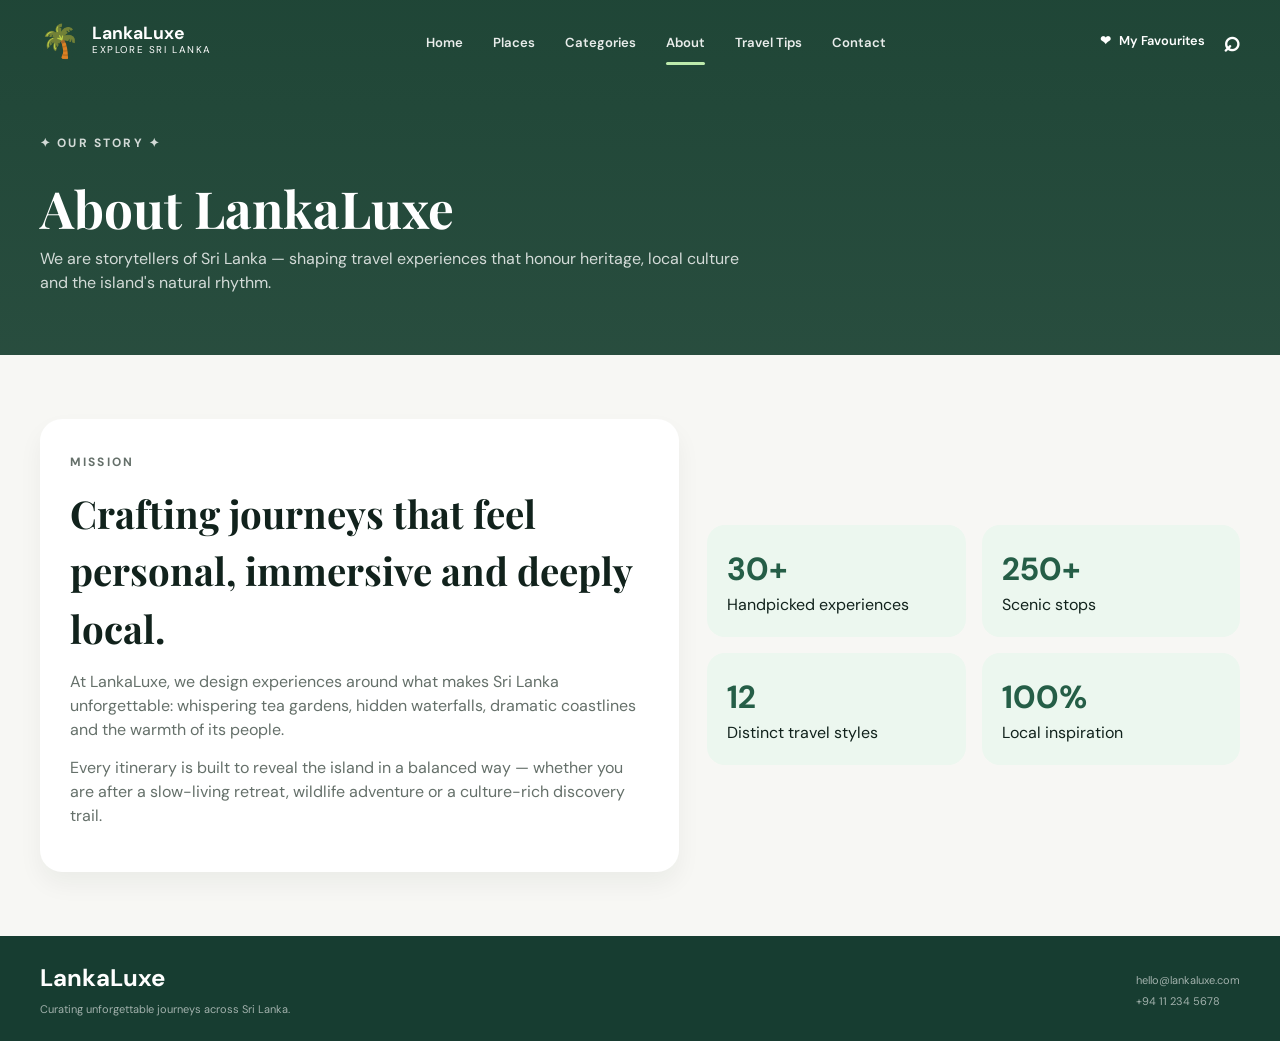
<file: about.html>
<!DOCTYPE html>
<html lang="en">
<head>
    <meta charset="UTF-8">
    <meta name="viewport" content="width=device-width, initial-scale=1.0">
    <title>LankaLuxe | About</title>
    <link rel="preconnect" href="https://fonts.googleapis.com">
    <link rel="preconnect" href="https://fonts.gstatic.com" crossorigin>
    <link href="https://fonts.googleapis.com/css2?family=DM+Sans:wght@400;500;600;700&family=Playfair+Display:wght@600;700&display=swap" rel="stylesheet">
    <link rel="stylesheet" href="css/style.css">
</head>
<body>
    <header class="site-header">
        <div class="container nav-wrap">
            <a href="index.html" class="brand" aria-label="LankaLuxe home">
                <span class="brand-mark">🌴</span>
                <div class="brand-copy">
                    <strong>LankaLuxe</strong>
                    <small>EXPLORE SRI LANKA</small>
                </div>
            </a>

            <nav class="main-nav" aria-label="Main navigation">
                <a href="index.html">Home</a>
                <a href="places.html">Places</a>
                <a href="categories.html">Categories</a>
                <a href="about.html" class="active">About</a>
                <a href="travel_tips.html">Travel Tips</a>
                <a href="contact.html">Contact</a>
            </nav>

            <div class="nav-actions">
                <button class="nav-fav" type="button">❤ <span>My Favourites</span></button>
                <button class="nav-search" type="button" aria-label="Search">⌕</button>
            </div>
        </div>
    </header>

    <section class="page-hero">
        <div class="container">
            <p class="eyebrow">✦ Our story ✦</p>
            <h1>About LankaLuxe</h1>
            <p>We are storytellers of Sri Lanka — shaping travel experiences that honour heritage, local culture and the island's natural rhythm.</p>
        </div>
    </section>

    <main class="page-shell">
        <section class="page-section">
            <div class="container story-grid">
                <div class="story-panel">
                    <p class="eyebrow">Mission</p>
                    <h3>Crafting journeys that feel personal, immersive and deeply local.</h3>
                    <p>At LankaLuxe, we design experiences around what makes Sri Lanka unforgettable: whispering tea gardens, hidden waterfalls, dramatic coastlines and the warmth of its people.</p>
                    <p>Every itinerary is built to reveal the island in a balanced way — whether you are after a slow-living retreat, wildlife adventure or a culture-rich discovery trail.</p>
                </div>

                <div class="metric-grid">
                    <div class="metric">
                        <strong>30+</strong>
                        <span>Handpicked experiences</span>
                    </div>
                    <div class="metric">
                        <strong>250+</strong>
                        <span>Scenic stops</span>
                    </div>
                    <div class="metric">
                        <strong>12</strong>
                        <span>Distinct travel styles</span>
                    </div>
                    <div class="metric">
                        <strong>100%</strong>
                        <span>Local inspiration</span>
                    </div>
                </div>
            </div>
        </section>
    </main>

    <footer class="site-footer">
        <div class="container footer-wrap">
            <div>
                <strong>LankaLuxe</strong>
                <p>Curating unforgettable journeys across Sri Lanka.</p>
            </div>
            <div>
                <p>hello@lankaluxe.com</p>
                <p>+94 11 234 5678</p>
            </div>
        </div>
    </footer>
</body>
</html>
</file>
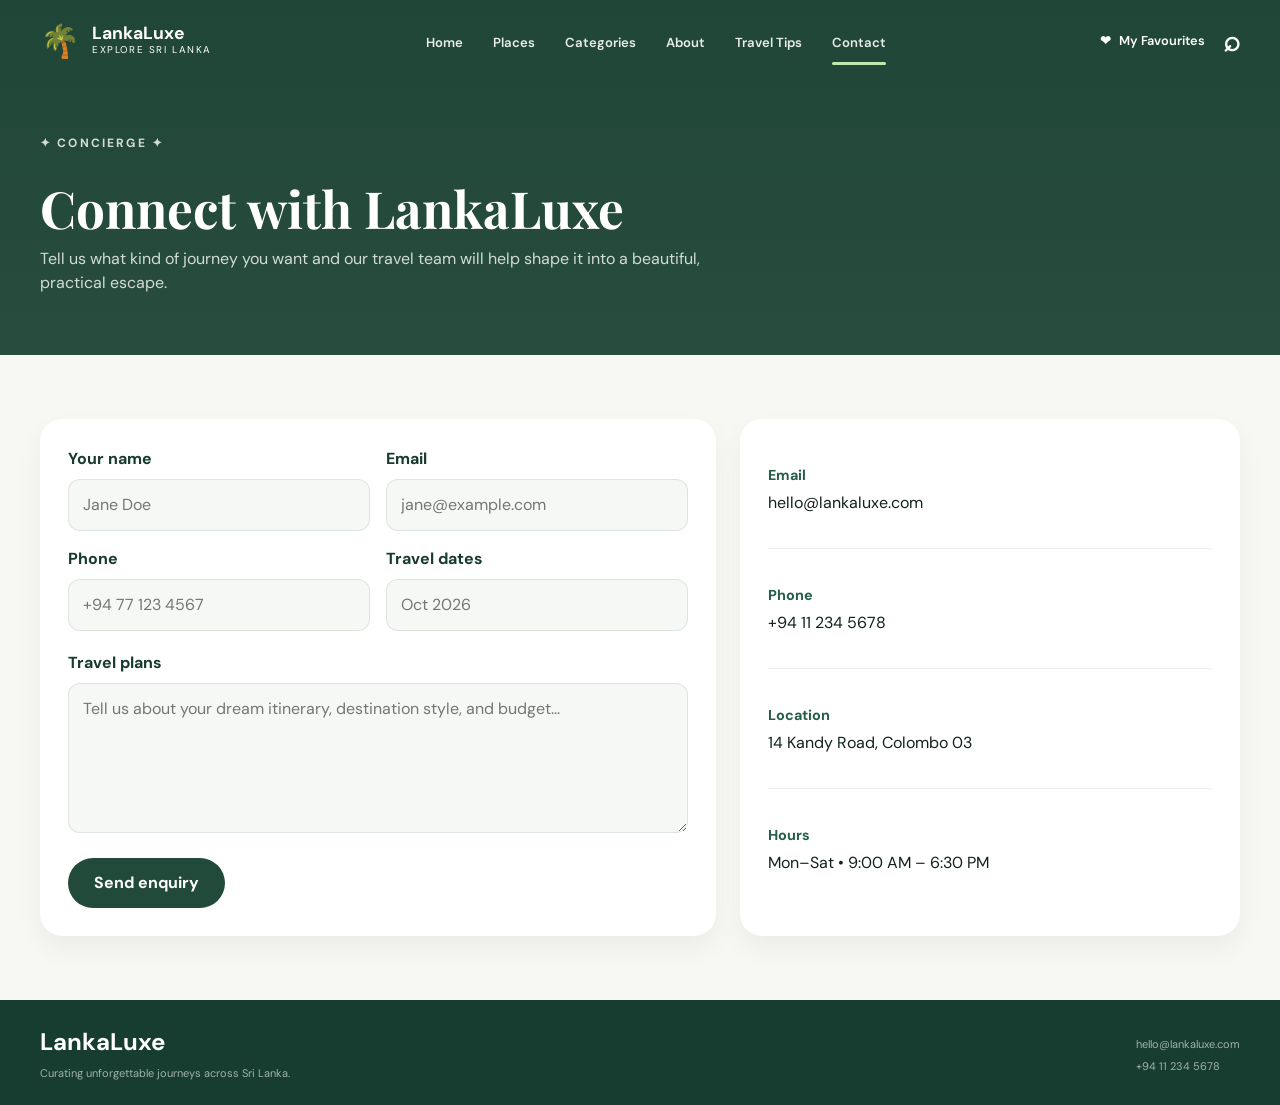
<file: contact.html>
<!DOCTYPE html>
<html lang="en">
<head>
    <meta charset="UTF-8">
    <meta name="viewport" content="width=device-width, initial-scale=1.0">
    <title>LankaLuxe | Contact</title>
    <link rel="preconnect" href="https://fonts.googleapis.com">
    <link rel="preconnect" href="https://fonts.gstatic.com" crossorigin>
    <link href="https://fonts.googleapis.com/css2?family=DM+Sans:wght@400;500;600;700&family=Playfair+Display:wght@600;700&display=swap" rel="stylesheet">
    <link rel="stylesheet" href="css/style.css">
</head>
<body>
    <header class="site-header">
        <div class="container nav-wrap">
            <a href="index.html" class="brand" aria-label="LankaLuxe home">
                <span class="brand-mark">🌴</span>
                <div class="brand-copy">
                    <strong>LankaLuxe</strong>
                    <small>EXPLORE SRI LANKA</small>
                </div>
            </a>

            <nav class="main-nav" aria-label="Main navigation">
                <a href="index.html">Home</a>
                <a href="places.html">Places</a>
                <a href="categories.html">Categories</a>
                <a href="about.html">About</a>
                <a href="travel_tips.html">Travel Tips</a>
                <a href="contact.html" class="active">Contact</a>
            </nav>

            <div class="nav-actions">
                <button class="nav-fav" type="button">❤ <span>My Favourites</span></button>
                <button class="nav-search" type="button" aria-label="Search">⌕</button>
            </div>
        </div>
    </header>

    <section class="page-hero">
        <div class="container">
            <p class="eyebrow">✦ Concierge ✦</p>
            <h1>Connect with LankaLuxe</h1>
            <p>Tell us what kind of journey you want and our travel team will help shape it into a beautiful, practical escape.</p>
        </div>
    </section>

    <main class="page-shell">
        <section class="page-section">
            <div class="container contact-layout">
                <form class="contact-form">
                    <div class="form-grid">
                        <div>
                            <label for="name">Your name</label>
                            <input id="name" type="text" placeholder="Jane Doe">
                        </div>
                        <div>
                            <label for="email">Email</label>
                            <input id="email" type="email" placeholder="jane@example.com">
                        </div>
                        <div>
                            <label for="phone">Phone</label>
                            <input id="phone" type="tel" placeholder="+94 77 123 4567">
                        </div>
                        <div>
                            <label for="travel">Travel dates</label>
                            <input id="travel" type="text" placeholder="Oct 2026">
                        </div>
                    </div>
                    <div style="margin-top: 20px;">
                        <label for="message">Travel plans</label>
                        <textarea id="message" placeholder="Tell us about your dream itinerary, destination style, and budget..."></textarea>
                    </div>
                    <button class="submit-btn" type="submit">Send enquiry</button>
                </form>

                <aside class="contact-card">
                    <div class="contact-item">
                        <strong>Email</strong>
                        <p>hello@lankaluxe.com</p>
                    </div>
                    <div class="contact-item">
                        <strong>Phone</strong>
                        <p>+94 11 234 5678</p>
                    </div>
                    <div class="contact-item">
                        <strong>Location</strong>
                        <p>14 Kandy Road, Colombo 03</p>
                    </div>
                    <div class="contact-item">
                        <strong>Hours</strong>
                        <p>Mon–Sat • 9:00 AM – 6:30 PM</p>
                    </div>
                </aside>
            </div>
        </section>
    </main>

    <footer class="site-footer">
        <div class="container footer-wrap">
            <div>
                <strong>LankaLuxe</strong>
                <p>Curating unforgettable journeys across Sri Lanka.</p>
            </div>
            <div>
                <p>hello@lankaluxe.com</p>
                <p>+94 11 234 5678</p>
            </div>
        </div>
    </footer>
</body>
</html>
</file>
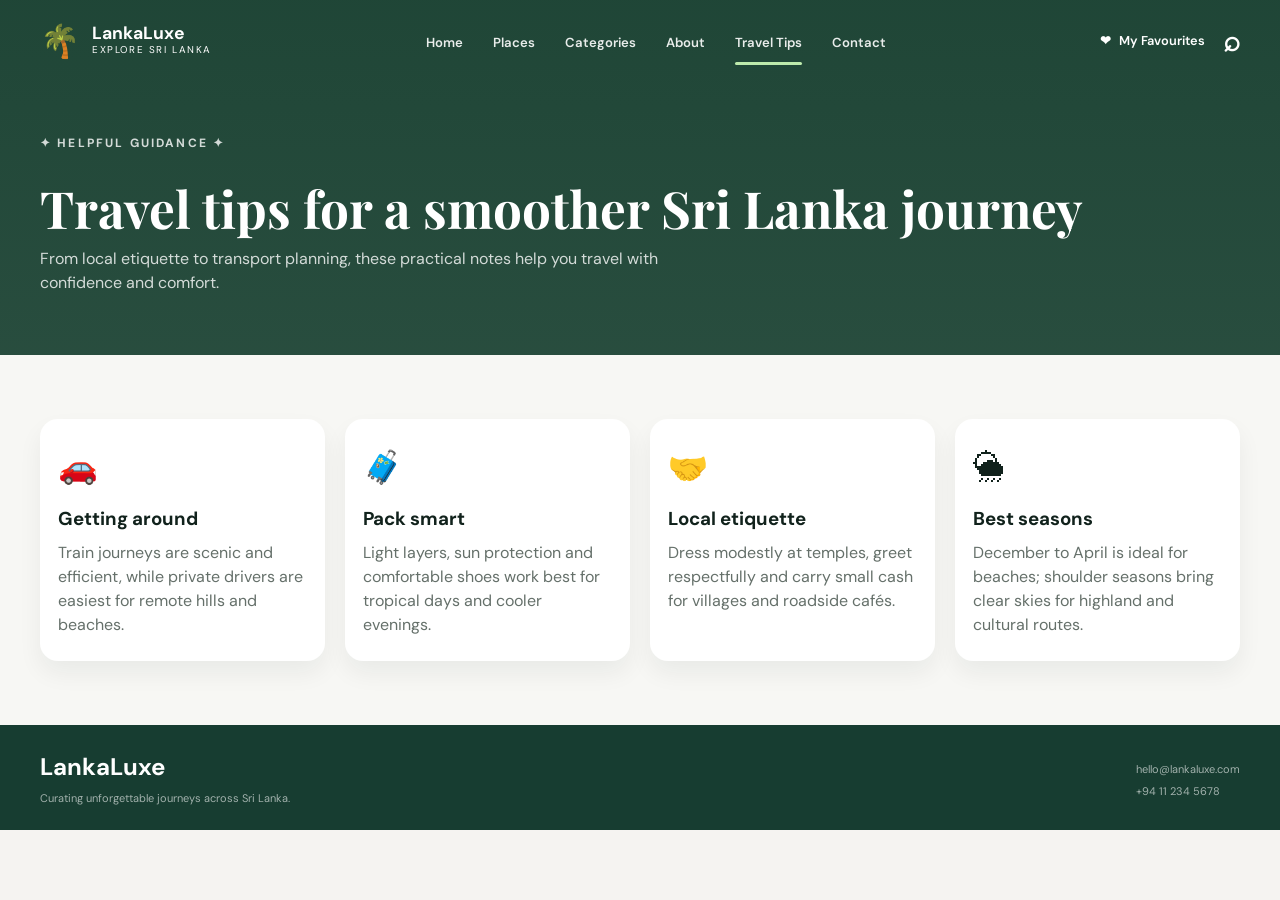
<file: travel_tips.html>
<!DOCTYPE html>
<html lang="en">
<head>
    <meta charset="UTF-8">
    <meta name="viewport" content="width=device-width, initial-scale=1.0">
    <title>LankaLuxe | Travel Tips</title>
    <link rel="preconnect" href="https://fonts.googleapis.com">
    <link rel="preconnect" href="https://fonts.gstatic.com" crossorigin>
    <link href="https://fonts.googleapis.com/css2?family=DM+Sans:wght@400;500;600;700&family=Playfair+Display:wght@600;700&display=swap" rel="stylesheet">
    <link rel="stylesheet" href="css/style.css">
</head>
<body>
    <header class="site-header">
        <div class="container nav-wrap">
            <a href="index.html" class="brand" aria-label="LankaLuxe home">
                <span class="brand-mark">🌴</span>
                <div class="brand-copy">
                    <strong>LankaLuxe</strong>
                    <small>EXPLORE SRI LANKA</small>
                </div>
            </a>

            <nav class="main-nav" aria-label="Main navigation">
                <a href="index.html">Home</a>
                <a href="places.html">Places</a>
                <a href="categories.html">Categories</a>
                <a href="about.html">About</a>
                <a href="travel_tips.html" class="active">Travel Tips</a>
                <a href="contact.html">Contact</a>
            </nav>

            <div class="nav-actions">
                <button class="nav-fav" type="button">❤ <span>My Favourites</span></button>
                <button class="nav-search" type="button" aria-label="Search">⌕</button>
            </div>
        </div>
    </header>

    <section class="page-hero">
        <div class="container">
            <p class="eyebrow">✦ Helpful guidance ✦</p>
            <h1>Travel tips for a smoother Sri Lanka journey</h1>
            <p>From local etiquette to transport planning, these practical notes help you travel with confidence and comfort.</p>
        </div>
    </section>

    <main class="page-shell">
        <section class="page-section">
            <div class="container tip-grid">
                <article class="tip-card">
                    <div class="icon">🚗</div>
                    <h3>Getting around</h3>
                    <p>Train journeys are scenic and efficient, while private drivers are easiest for remote hills and beaches.</p>
                </article>

                <article class="tip-card">
                    <div class="icon">🧳</div>
                    <h3>Pack smart</h3>
                    <p>Light layers, sun protection and comfortable shoes work best for tropical days and cooler evenings.</p>
                </article>

                <article class="tip-card">
                    <div class="icon">🤝</div>
                    <h3>Local etiquette</h3>
                    <p>Dress modestly at temples, greet respectfully and carry small cash for villages and roadside cafés.</p>
                </article>

                <article class="tip-card">
                    <div class="icon">🌦</div>
                    <h3>Best seasons</h3>
                    <p>December to April is ideal for beaches; shoulder seasons bring clear skies for highland and cultural routes.</p>
                </article>
            </div>
        </section>
    </main>

    <footer class="site-footer">
        <div class="container footer-wrap">
            <div>
                <strong>LankaLuxe</strong>
                <p>Curating unforgettable journeys across Sri Lanka.</p>
            </div>
            <div>
                <p>hello@lankaluxe.com</p>
                <p>+94 11 234 5678</p>
            </div>
        </div>
    </footer>
</body>
</html>
</file>
<file: css/style.css>
:root {
    --forest-900: #123b2b;
    --forest-800: #184b3b;
    --forest-700: #255e47;
    --forest-600: #2d7559;
    --forest-500: #4b9b78;
    --sage-100: #ecf7ef;
    --sage-300: #d7efd8;
    --stone-100: #f6f3ee;
    --stone-200: #e9e3dc;
    --stone-500: #65706a;
    --sand: #e7d7bb;
    --white: #ffffff;
    --shadow: 0 20px 45px rgba(18, 59, 43, 0.12);
    --radius-lg: 28px;
    --radius-md: 18px;
    --radius-sm: 12px;
}

* {
    box-sizing: border-box;
    margin: 0;
    padding: 0;
}

html {
    scroll-behavior: smooth;
}

body {
    font-family: "DM Sans", sans-serif;
    background: #f5f3f1;
    color: #11221c;
    line-height: 1.5;
}

img {
    display: block;
    max-width: 100%;
}

button,
input,
select {
    font: inherit;
}

button {
    cursor: pointer;
    border: none;
}

a {
    text-decoration: none;
    color: inherit;
}

.container {
    width: min(1200px, calc(100% - 32px));
    margin: 0 auto;
}

.section-shell {
    padding: 64px 0;
}

.eyebrow {
    display: inline-block;
    margin-bottom: 10px;
    font-size: 12px;
    letter-spacing: 0.18em;
    text-transform: uppercase;
    color: var(--forest-700);
    font-weight: 700;
}

.section-script {
    font-family: "Pacifico", cursive;
    font-size: 30px;
    color: var(--forest-700);
    margin-bottom: 10px;
}

.site-header {
    position: absolute;
    top: 0;
    left: 0;
    width: 100%;
    z-index: 20;
    color: #ffffff;
}

.home-header {
    border-bottom: 1px solid rgba(255, 255, 255, 0.22);
}

.nav-wrap {
    display: flex;
    align-items: center;
    justify-content: space-between;
    min-height: 82px;
    gap: 24px;
}

.brand {
    display: inline-flex;
    align-items: center;
    gap: 12px;
    margin-right: auto;
}

.brand-mark {
    font-size: 32px;
}

.brand-copy strong {
    display: block;
    font-size: 1.1rem;
    line-height: 1.1;
}

.brand-copy small {
    display: block;
    font-size: 0.62rem;
    letter-spacing: 0.16em;
}

.main-nav {
    display: flex;
    align-items: center;
    justify-content: center;
    gap: 30px;
    margin: 0 auto;
}

.main-nav a {
    position: relative;
    padding: 28px 0 24px;
    font-size: 0.82rem;
    font-weight: 600;
    color: rgba(255, 255, 255, 0.9);
}

.main-nav a::after {
    content: "";
    position: absolute;
    left: 0;
    right: 0;
    bottom: 12px;
    height: 3px;
    border-radius: 999px;
    background: transparent;
}

.main-nav a.active::after,
.main-nav a:hover::after {
    background: #bdeaac;
}

.nav-actions {
    display: flex;
    align-items: center;
    gap: 18px;
    margin-left: auto;
}

.nav-fav,
.nav-search {
    background: transparent;
    color: #ffffff;
    font-weight: 600;
}

.nav-fav {
    display: inline-flex;
    align-items: center;
    gap: 8px;
    font-size: 0.8rem;
}

.nav-search {
    font-size: 1.8rem;
    line-height: 1;
}

.hero {
    position: relative;
    min-height: 620px;
    display: flex;
    align-items: stretch;
    background-image: url("https://images.unsplash.com/photo-1501785888041-af3ef285b470?auto=format&fit=crop&w=1800&q=80");
    background-size: cover;
    background-position: center;
    color: #ffffff;
}

.hero-overlay {
    position: absolute;
    inset: 0;
    background: linear-gradient(90deg, rgba(10, 25, 19, 0.8) 0%, rgba(10, 25, 19, 0.28) 40%, rgba(10, 25, 19, 0.06) 100%);
}

.hero-inner {
    position: relative;
    z-index: 2;
    display: flex;
    align-items: flex-end;
    width: min(1200px, calc(100% - 32px));
    padding: 120px 0 64px;
}

.hero-content {
    max-width: 560px;
}

.hero-content .script {
    font-family: "Pacifico", cursive;
    font-size: clamp(1.8rem, 2vw, 2.7rem);
    margin-bottom: 8px;
    color: #f3f7d0;
}

.hero-content h1 {
    font-family: "Playfair Display", serif;
    font-size: clamp(2.5rem, 4vw, 4.1rem);
    line-height: 1.05;
    margin-bottom: 12px;
}

.hero-content h1 span {
    color: #b7ef91;
}

.hero-text {
    max-width: 480px;
    font-size: 1rem;
    line-height: 1.6;
    margin-bottom: 22px;
    color: rgba(255, 255, 255, 0.9);
}

.primary-btn {
    display: inline-flex;
    align-items: center;
    justify-content: center;
    gap: 10px;
    background: #cfeaa4;
    color: #143b2d;
    border-radius: 999px;
    padding: 14px 28px;
    font-weight: 700;
    box-shadow: 0 12px 30px rgba(95, 170, 88, 0.25);
}

.primary-btn span {
    font-size: 1.5rem;
    line-height: 1;
}

.hero-tag {
    position: absolute;
    right: 8%;
    bottom: 40px;
    z-index: 2;
    text-align: center;
    font-family: "Pacifico", cursive;
    color: #f3f7d0;
}

.hero-tag div {
    font-size: 2rem;
    margin-bottom: 6px;
}

.hero-tag p {
    font-size: 1.1rem;
    line-height: 1.2;
}

.hero-tag strong {
    font-weight: 400;
}

.search-box {
    position: absolute;
    left: 50%;
    bottom: 28px;
    transform: translateX(-50%);
    z-index: 3;
    width: min(820px, calc(100% - 60px));
    background: rgba(255, 255, 255, 0.96);
    border-radius: 999px;
    box-shadow: var(--shadow);
    display: flex;
    align-items: center;
    padding: 8px 12px 8px 18px;
    color: #32575d;
}

.search-field {
    display: flex;
    align-items: center;
    gap: 10px;
    flex: 1;
    min-width: 0;
    color: #6c7670;
}

.search-field input {
    flex: 1;
    border: 0;
    background: transparent;
    font-size: 0.92rem;
    color: #14251e;
    outline: 0;
    min-width: 0;
}

.search-box select {
    border: none;
    border-left: 1px solid rgba(20, 38, 31, 0.14);
    background: transparent;
    color: #32575d;
    padding: 0 18px;
    outline: 0;
    font-size: 0.85rem;
}

.search-box button {
    background: #234f3d;
    color: #ffffff;
    border-radius: 999px;
    padding: 12px 26px;
    font-weight: 700;
}

.categories-bar {
    background: #fbfaf8;
    box-shadow: inset 0 -1px 0 rgba(18, 59, 43, 0.08);
}

.categories-row {
    display: flex;
    align-items: center;
    gap: 26px;
    padding: 22px 0;
}

.category-grid {
    display: grid;
    width: 100%;
    grid-template-columns: repeat(6, minmax(0, 1fr));
    gap: 16px;
}

.category-card {
    min-height: 94px;
    border-radius: var(--radius-md);
    display: flex;
    flex-direction: column;
    align-items: center;
    justify-content: center;
    gap: 6px;
    font-weight: 700;
    color: #183f32;
    transition: transform 0.2s ease, box-shadow 0.2s ease;
}

.category-card:hover {
    transform: translateY(-4px);
    box-shadow: 0 12px 22px rgba(18, 59, 43, 0.08);
}

.category-card span {
    font-size: 1.7rem;
}

.green { background: #edf8ec; }
.blue { background: #eef5ff; }
.orange { background: #fff3e8; }
.cyan { background: #ebfaf8; }
.purple { background: #f3f0ff; }
.pink { background: #fff1f6; }

.popular {
    background: #ffffff;
}

.section-heading {
    display: flex;
    justify-content: space-between;
    align-items: end;
    gap: 20px;
    margin-bottom: 24px;
}

.section-heading h2 {
    font-family: "Playfair Display", serif;
    font-size: clamp(2rem, 2vw, 3rem);
    color: #10251d;
}

.section-heading a {
    color: #184b3b;
    font-weight: 700;
}

.place-grid {
    display: grid;
    grid-template-columns: repeat(6, minmax(0, 1fr));
    gap: 18px;
}

.place-card {
    position: relative;
    overflow: hidden;
    min-height: 260px;
    border-radius: var(--radius-md);
    background: #dfe6dd;
    box-shadow: 0 12px 28px rgba(17, 35, 28, 0.08);
}

.place-card img {
    width: 100%;
    height: 100%;
    object-fit: cover;
}

.place-card::after {
    content: "";
    position: absolute;
    inset: 0;
    background: linear-gradient(180deg, rgba(11, 34, 30, 0.02) 20%, rgba(8, 29, 18, 0.78) 100%);
}

.heart {
    position: absolute;
    top: 14px;
    right: 12px;
    z-index: 2;
    width: 36px;
    height: 36px;
    border-radius: 50%;
    background: rgba(255, 255, 255, 0.12);
    color: #ffffff;
    font-size: 1.4rem;
    backdrop-filter: blur(6px);
}

.place-info {
    position: absolute;
    left: 16px;
    right: 14px;
    bottom: 16px;
    z-index: 2;
    color: #ffffff;
}

.place-info h3 {
    font-size: 1.05rem;
    font-weight: 700;
}

.place-info p {
    font-size: 0.72rem;
    opacity: 0.9;
}

.planning {
    background: linear-gradient(180deg, #f3f8ef 0%, #edf5f0 100%);
}

.planning-wrap {
    display: grid;
    grid-template-columns: 1.1fr 2fr;
    gap: 36px;
    align-items: center;
}

.planning-copy h2 {
    max-width: 420px;
    font-family: "Playfair Display", serif;
    font-size: clamp(2rem, 2vw, 3rem);
    margin-bottom: 12px;
}

.planning-copy p:last-child {
    max-width: 420px;
    color: var(--stone-500);
}

.tips-grid {
    display: grid;
    grid-template-columns: repeat(4, minmax(0, 1fr));
    gap: 20px;
}

.tips-grid > div {
    background: rgba(255, 255, 255, 0.7);
    border: 1px solid rgba(23, 74, 60, 0.08);
    border-radius: 18px;
    padding: 22px 16px;
    text-align: center;
}

.tips-grid span {
    display: block;
    font-size: 2rem;
    margin-bottom: 12px;
}

.tips-grid b {
    display: block;
    font-size: 0.9rem;
    margin-bottom: 8px;
}

.tips-grid p {
    font-size: 0.8rem;
    color: var(--stone-500);
}

.about {
    background: #ffffff;
    text-align: center;
}

.narrow {
    max-width: 760px;
    margin: 0 auto;
}

.about h2 {
    font-family: "Playfair Display", serif;
    font-size: clamp(2.1rem, 2.4vw, 3.2rem);
    margin-bottom: 14px;
}

.about p:last-child {
    color: var(--stone-500);
    font-size: 1.02rem;
}

.site-footer {
    background: #173d31;
    color: #ffffff;
    padding: 24px 0;
}

.footer-wrap {
    display: flex;
    justify-content: space-between;
    align-items: center;
    gap: 18px;
}

.site-footer strong {
    display: block;
    font-size: 1.5rem;
    margin-bottom: 5px;
}

.site-footer p {
    color: rgba(255, 255, 255, 0.8);
}

.page-hero {
    background: linear-gradient(180deg, rgba(18, 59, 43, 0.94), rgba(18, 59, 43, 0.9)), url("https://images.unsplash.com/photo-1493246507139-91e8fad9978e?auto=format&fit=crop&w=1800&q=80") center/cover no-repeat;
    color: #ffffff;
    padding: 130px 0 60px;
}

.page-hero h1 {
    font-family: "Playfair Display", serif;
    font-size: clamp(2.3rem, 4vw, 4rem);
    margin-top: 8px;
}

.page-hero p {
    max-width: 700px;
    color: rgba(255, 255, 255, 0.8);
}

.page-shell {
    background: #f7f7f4;
}

.page-section {
    padding: 64px 0;
}

.grid-3 {
    display: grid;
    grid-template-columns: repeat(3, minmax(0, 1fr));
    gap: 22px;
}

.info-card,
.feature-card,
.contact-card,
.tip-card {
    background: #ffffff;
    border-radius: var(--radius-md);
    box-shadow: 0 12px 25px rgba(20, 38, 31, 0.06);
    overflow: hidden;
}

.info-card img,
.feature-card img {
    width: 100%;
    height: 220px;
    object-fit: cover;
}

.card-body {
    padding: 20px;
}

.card-body h3 {
    margin-bottom: 8px;
    font-size: 1.4rem;
}

.card-body p {
    color: var(--stone-500);
}

.filter-panel {
    background: #ffffff;
    border-radius: 18px;
    box-shadow: var(--shadow);
    padding: 20px;
    margin-top: 28px;
}

.filter-row {
    display: grid;
    grid-template-columns: 1.5fr 1fr 1fr;
    gap: 12px;
    margin-bottom: 18px;
}

.filter-row input,
.filter-row select {
    width: 100%;
    border: 1px solid rgba(18, 59, 43, 0.12);
    border-radius: 12px;
    padding: 14px 16px;
    background: #f8faf8;
    font: inherit;
    color: #183f32;
}

.category-filters {
    display: flex;
    flex-wrap: wrap;
    gap: 10px;
}

.filter-button {
    border: 1px solid rgba(18, 59, 43, 0.12);
    border-radius: 999px;
    padding: 9px 15px;
    background: #f3f7f4;
    color: #214a3a;
    font-weight: 600;
}

.filter-button.active {
    background: #214a3a;
    color: #ffffff;
    border-color: transparent;
}

.destination-grid {
    display: grid;
    grid-template-columns: repeat(3, minmax(0, 1fr));
    gap: 22px;
}

.destination-card {
    background: #ffffff;
    border-radius: 18px;
    overflow: hidden;
    box-shadow: 0 12px 26px rgba(17, 34, 28, 0.06);
}

.destination-thumb {
    position: relative;
}

.destination-thumb img {
    width: 100%;
    height: 250px;
    object-fit: cover;
}

.destination-tag {
    position: absolute;
    top: 12px;
    left: 12px;
    background: rgba(17, 52, 41, 0.8);
    color: #ffffff;
    border-radius: 999px;
    padding: 8px 12px;
    font-size: 0.7rem;
    font-weight: 700;
}

.favorite-button {
    position: absolute;
    top: 12px;
    right: 12px;
    width: 36px;
    height: 36px;
    border-radius: 50%;
    background: rgba(255, 255, 255, 0.75);
    font-size: 1.3rem;
}

.destination-body {
    padding: 18px 18px 22px;
}

.destination-body small {
    display: block;
    color: var(--forest-700);
    font-weight: 700;
    margin-bottom: 8px;
}

.destination-body h3 {
    font-size: 1.5rem;
    margin-bottom: 10px;
}

.destination-meta {
    display: flex;
    justify-content: space-between;
    gap: 10px;
    color: #4c645d;
    font-size: 0.9rem;
    margin-bottom: 12px;
}

.destination-body p {
    color: var(--stone-500);
}

.story-grid {
    display: grid;
    grid-template-columns: 1.2fr 1fr;
    gap: 28px;
    align-items: center;
}

.story-panel {
    background: #ffffff;
    border-radius: 22px;
    padding: 30px;
    box-shadow: 0 12px 25px rgba(17, 34, 28, 0.05);
}

.story-panel h3 {
    font-size: clamp(1.8rem, 3vw, 2.5rem);
    font-family: "Playfair Display", serif;
    margin-bottom: 12px;
}

.story-panel p {
    color: var(--stone-500);
    margin-bottom: 14px;
}

.metric-grid {
    display: grid;
    grid-template-columns: repeat(2, minmax(0, 1fr));
    gap: 16px;
}

.metric {
    background: #ecf7ef;
    border-radius: 18px;
    padding: 20px;
}

.metric strong {
    display: block;
    font-size: 2rem;
    color: var(--forest-700);
}

.contact-layout {
    display: grid;
    grid-template-columns: 1.15fr 0.85fr;
    gap: 24px;
}

.contact-form,
.contact-card {
    background: #ffffff;
    border-radius: 22px;
    box-shadow: 0 12px 26px rgba(17, 34, 28, 0.05);
}

.contact-form {
    padding: 28px;
}

.form-grid {
    display: grid;
    grid-template-columns: repeat(2, minmax(0, 1fr));
    gap: 16px;
}

.contact-form label {
    display: block;
    margin-bottom: 8px;
    font-weight: 700;
    color: #163a2f;
}

.contact-form input,
.contact-form textarea {
    width: 100%;
    border: 1px solid rgba(18, 59, 43, 0.1);
    border-radius: 12px;
    padding: 13px 14px;
    background: #f6f8f6;
    resize: vertical;
    font: inherit;
}

.contact-form textarea {
    min-height: 150px;
}

.submit-btn {
    margin-top: 18px;
    background: #214a3a;
    color: #ffffff;
    border-radius: 999px;
    padding: 13px 26px;
    font-weight: 700;
}

.contact-card {
    padding: 28px;
    display: grid;
    gap: 18px;
}

.contact-item {
    padding: 18px 0;
    border-bottom: 1px solid rgba(17, 34, 28, 0.08);
}

.contact-item:last-child {
    border-bottom: 0;
}

.contact-item strong {
    display: block;
    margin-bottom: 5px;
    font-size: 0.9rem;
    color: var(--forest-700);
}

.tip-grid {
    display: grid;
    grid-template-columns: repeat(4, minmax(0, 1fr));
    gap: 20px;
}

.tip-card {
    padding: 24px 18px;
}

.tip-card .icon {
    font-size: 2rem;
    margin-bottom: 14px;
}

.tip-card h3 {
    margin-bottom: 8px;
}

.tip-card p {
    color: var(--stone-500);
}

@media (max-width: 1060px) {
    .main-nav {
        gap: 18px;
    }

    .place-grid {
        grid-template-columns: repeat(3, minmax(0, 1fr));
    }

    .planning-wrap,
    .story-grid,
    .contact-layout {
        grid-template-columns: 1fr;
    }

    .tip-grid,
    .grid-3 {
        grid-template-columns: repeat(2, minmax(0, 1fr));
    }
}

@media (max-width: 760px) {
    .nav-wrap {
        min-height: 70px;
    }

    .main-nav {
        display: none;
    }

    .nav-fav span {
        display: none;
    }

    .hero {
        min-height: 560px;
    }

    .hero-inner {
        padding-top: 100px;
    }

    .hero-content {
        max-width: 100%;
    }

    .hero-tag {
        display: none;
    }

    .search-box {
        width: calc(100% - 22px);
        padding-left: 12px;
        border-radius: 22px;
    }

    .search-box select {
        display: none;
    }

    .categories-row {
        flex-direction: column;
        align-items: flex-start;
    }

    .category-grid {
        grid-template-columns: repeat(2, minmax(0, 1fr));
    }

    .place-grid,
    .destination-grid,
    .tip-grid,
    .grid-3,
    .metric-grid,
    .form-grid {
        grid-template-columns: 1fr;
    }

    .filter-row {
        grid-template-columns: 1fr;
    }

    .section-heading {
        flex-direction: column;
        align-items: flex-start;
    }

    .tips-grid {
        grid-template-columns: repeat(2, minmax(0, 1fr));
    }

    .footer-wrap {
        flex-direction: column;
        align-items: flex-start;
    }
}
/* =========================
   SEARCH
========================= */

.search-box {

    position: absolute;

    z-index: 3;

    bottom: 36px;

    left: 30%;

    width: 40%;

    height: 52px;

    background: white;

    border-radius: 30px;

    display: flex;

    align-items: center;

    padding: 5px 7px;

    color: #63727b;

    box-shadow: 0 7px 20px rgba(0, 0, 0, .2);
}


.search-field {

    display: flex;

    align-items: center;

    gap: 9px;

    flex: 1;

    padding-left: 13px;
}


.search-field input {

    border: none;

    outline: none;

    width: 100%;

    font-size: 12px;
}


.search-box select {

    border: none;

    border-left: 1px solid #ddd;

    outline: none;

    padding: 0 17px;

    color: #64717a;

    background: white;
}


.search-box button {

    background: #34784f;

    color: white;

    border-radius: 24px;

    padding: 11px 25px;

    font-weight: 700;

    font-size: 12px;
}


/* =========================
   CATEGORIES
========================= */

.categories {

    display: flex;

    align-items: center;

    gap: 55px;

    padding: 25px 6%;

    box-shadow: 0 3px 12px rgba(0, 0, 0, .04);
}


.section-script {

    font-family: Pacifico, cursive;

    font-size: 21px;

    color: #286243;

    white-space: nowrap;
}


.category-grid {

    display: grid;

    grid-template-columns: repeat(6, 1fr);

    gap: 16px;

    width: 100%;
}


.category-card {

    height: 84px;

    border-radius: 15px;

    font-weight: 700;

    display: flex;

    flex-direction: column;

    align-items: center;

    justify-content: center;

    gap: 5px;

    transition: .3s;
}


.category-card:hover {

    transform: translateY(-5px);

    box-shadow: 0 8px 20px rgba(0,0,0,.08);
}


.category-card span {

    font-size: 26px;
}


.green {

    background: #edf9f4;

    color: #258b68;
}


.blue {

    background: #eef6ff;

    color: #2176ba;
}


.orange {

    background: #fff5ea;

    color: #e88319;
}


.cyan {

    background: #eaf9f8;

    color: #138b92;
}


.purple {

    background: #f4f1ff;

    color: #7054bd;
}


.pink {

    background: #fff0f4;

    color: #bb485d;
}


/* =========================
   POPULAR PLACES
========================= */

.places {

    padding: 22px 6% 30px;

    background: #fbfcfc;
}


.section-heading {

    display: flex;

    justify-content: space-between;

    align-items: end;

    margin-bottom: 19px;
}


.section-heading h2 {

    font-size: 23px;
}


.section-heading p {

    font-size: 12px;

    margin-top: 5px;

    color: #60717a;
}


.section-heading a {

    font-size: 12px;

    font-weight: 700;

    color: #29603e;
}


.place-grid {

    display: grid;

    grid-template-columns: repeat(6, 1fr);

    gap: 16px;
}


.place-card {

    height: 145px;

    border-radius: 8px;

    overflow: hidden;

    position: relative;

    background: #ddd;

    box-shadow: 0 2px 8px #0001;
}


.place-card img {

    width: 100%;

    height: 100%;

    object-fit: cover;

    display: block;
}


.place-card::after {

    content: "";

    position: absolute;

    inset: 40% 0 0;

    background:
        linear-gradient(
            transparent,
            rgba(0,0,0,.75)
        );
}


.heart {

    position: absolute;

    right: 9px;

    top: 8px;

    background: none;

    color: white;

    font-size: 23px;

    z-index: 3;
}


.place-info {

    position: absolute;

    bottom: 9px;

    left: 12px;

    right: 10px;

    color: white;

    z-index: 3;
}


.place-info h3 {

    font-size: 13px;
}


.place-info p {

    font-size: 9px;

    margin-left: 16px;

    opacity: .9;
}


.place-info span {

    position: absolute;

    right: 0;

    bottom: 0;

    font-size: 21px;
}


/* =========================
   PLANNING
========================= */

.planning {

    min-height: 190px;

    padding: 25px 13%;

    display: flex;

    align-items: center;

    gap: 55px;

    background: #f2faed;
}


.planning-text {

    min-width: 38%;
}


.planning-text h2 {

    font-size: 20px;

    line-height: 1.2;

    margin: 5px 0 9px;
}


.planning-text > p:not(.section-script) {

    font-size: 11px;

    color: #5d6b66;

    line-height: 1.5;

    margin-bottom: 13px;
}


.tips-grid {

    display: grid;

    grid-template-columns: repeat(4, 1fr);

    width: 100%;
}


.tips-grid > div {

    text-align: center;

    border-left: 1px solid #d9e4da;

    padding: 4px 17px;

    font-size: 10px;
}


.tips-grid span {

    display: block;

    font-size: 24px;

    color: #287047;

    margin-bottom: 8px;
}


.tips-grid b {

    display: block;

    font-size: 10px;
}


.tips-grid p {

    color: #68756f;

    margin-top: 6px;

    line-height: 1.45;
}


/* =========================
   ABOUT
========================= */

.about {

    text-align: center;

    padding: 60px 20px;

    background: white;
}


.about h2 {

    margin: 10px 0;

    font-size: 28px;
}


.about > p:last-child {

    max-width: 650px;

    margin: auto;

    color: #65747b;

    line-height: 1.7;
}


/* =========================
   FOOTER
========================= */

footer {

    background: #173c32;

    color: white;

    padding: 28px 6%;

    display: flex;

    justify-content: space-between;

    font-size: 11px;
}


footer strong {

    font-size: 20px;
}


footer p {

    opacity: .75;

    margin-top: 5px;
}


/* =========================
   TABLET
========================= */

@media (max-width: 1000px) {

    nav {
        gap: 15px;
    }

    .category-grid {
        grid-template-columns: repeat(3, 1fr);
    }

    .categories {
        align-items: flex-start;
    }

    .place-grid {
        grid-template-columns: repeat(3, 1fr);
    }

    .search-box {
        left: 15%;
        width: 70%;
    }

    .planning {
        padding: 25px 6%;
    }
}


/* =========================
   MOBILE
========================= */

@media (max-width: 650px) {

    .navbar {

        height: 65px;

        padding: 0 4%;
    }


    .navbar nav {

        display: none;
    }


    .fav-btn span {

        display: none;
    }


    .hero {

        height: 600px;
    }


    .hero-content {

        left: 5%;

        top: 100px;
    }


    .hero h1 {

        font-size: 34px;
    }


    .hero-text br {

        display: none;
    }


    .search-box {

        left: 5%;

        width: 90%;

        bottom: 25px;
    }


    .search-box select {

        display: none;
    }


    .hero-tag {

        display: none;
    }


    .categories {

        display: block;

        padding: 25px 5%;
    }


    .section-script {

        margin-bottom: 15px;
    }


    .category-grid {

        grid-template-columns: repeat(2, 1fr);
    }


    .places {

        padding: 25px 5%;
    }


    .place-grid {

        grid-template-columns: repeat(2, 1fr);
    }


    .planning {

        display: block;

        padding: 30px 7%;
    }


    .tips-grid {

        margin-top: 25px;

        grid-template-columns: repeat(2, 1fr);

        gap: 15px;
    }


    .tips-grid > div {

        border: 0;
    }


    footer {

        display: block;
    }


    footer div:last-child {

        margin-top: 15px;
    }

}
</file>
